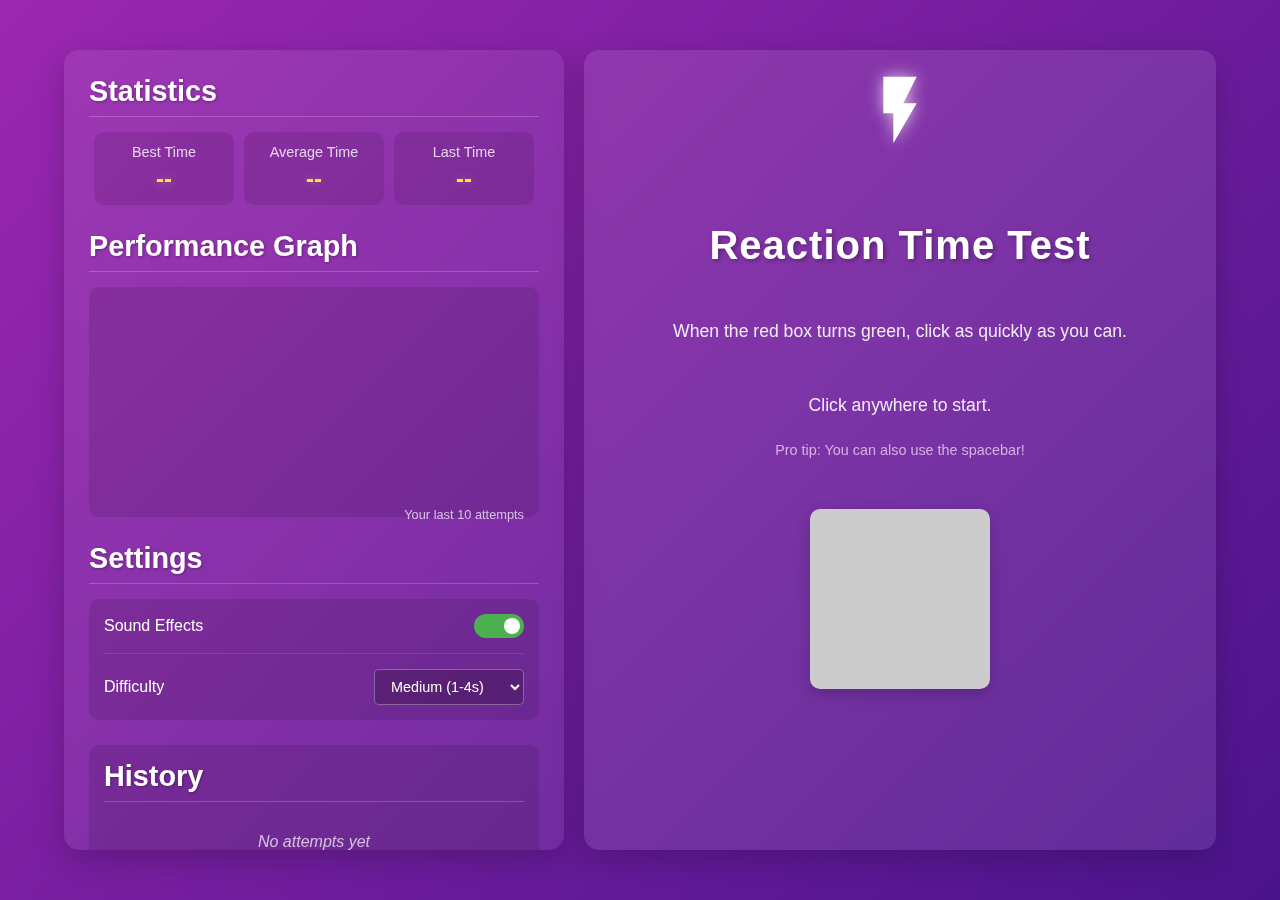
<file: index.html>
<!DOCTYPE html>
<html lang="en">
<head>
    <meta charset="UTF-8">
    <meta name="viewport" content="width=device-width, initial-scale=1.0">
    <title>Reaction Time Test</title>
    <link rel="stylesheet" href="styles.css">
</head>
<body>
    <div class="app-wrapper">
        <div class="left-panel">
            <h2>Statistics</h2>
            <div id="stats-container">
                <div class="stat-box">
                    <div class="stat-label">Best Time</div>
                    <div id="best-time" class="stat-value">--</div>
                </div>
                <div class="stat-box">
                    <div class="stat-label">Average Time</div>
                    <div id="avg-time" class="stat-value">--</div>
                </div>
                <div class="stat-box">
                    <div class="stat-label">Last Time</div>
                    <div id="last-time" class="stat-value">--</div>
                </div>
            </div>
            
            <h2>Performance Graph</h2>
            <div id="graph-container">
                <canvas id="reaction-graph"></canvas>
                <p class="graph-note">Your last 10 attempts</p>
            </div>
            
            <h2>Settings</h2>
            <div id="settings-container">
                <div class="setting-item">
                    <label for="sound-toggle">Sound Effects</label>
                    <label class="switch">
                        <input type="checkbox" id="sound-toggle" checked>
                        <span class="slider round"></span>
                    </label>
                </div>
                <div class="setting-item">
                    <label for="difficulty">Difficulty</label>
                    <select id="difficulty">
                        <option value="easy">Easy (2-6s)</option>
                        <option value="medium" selected>Medium (1-4s)</option>
                        <option value="hard">Hard (0.5-2s)</option>
                    </select>
                </div>
            </div>
        </div>
        
        <div class="container">
            <h1>Reaction Time Test</h1>
            <p class="instructions">When the red box turns green, click as quickly as you can.</p>
            <p class="start-instruction">Click anywhere to start.</p>
            <div id="reaction-box" class="waiting"></div>
            <div id="result"></div>
            <button id="restart-btn" style="display: none;">
                <svg xmlns="http://www.w3.org/2000/svg" width="14" height="14" viewBox="0 0 24 24" fill="none" stroke="currentColor" stroke-width="2" stroke-linecap="round" stroke-linejoin="round">
                    <path d="M21.5 2v6h-6M21.34 15.57a10 10 0 1 1-.57-8.38"/>
                </svg>
            </button>
        </div>
    </div>
    <script src="script.js"></script>
</body>
</html>
</file>
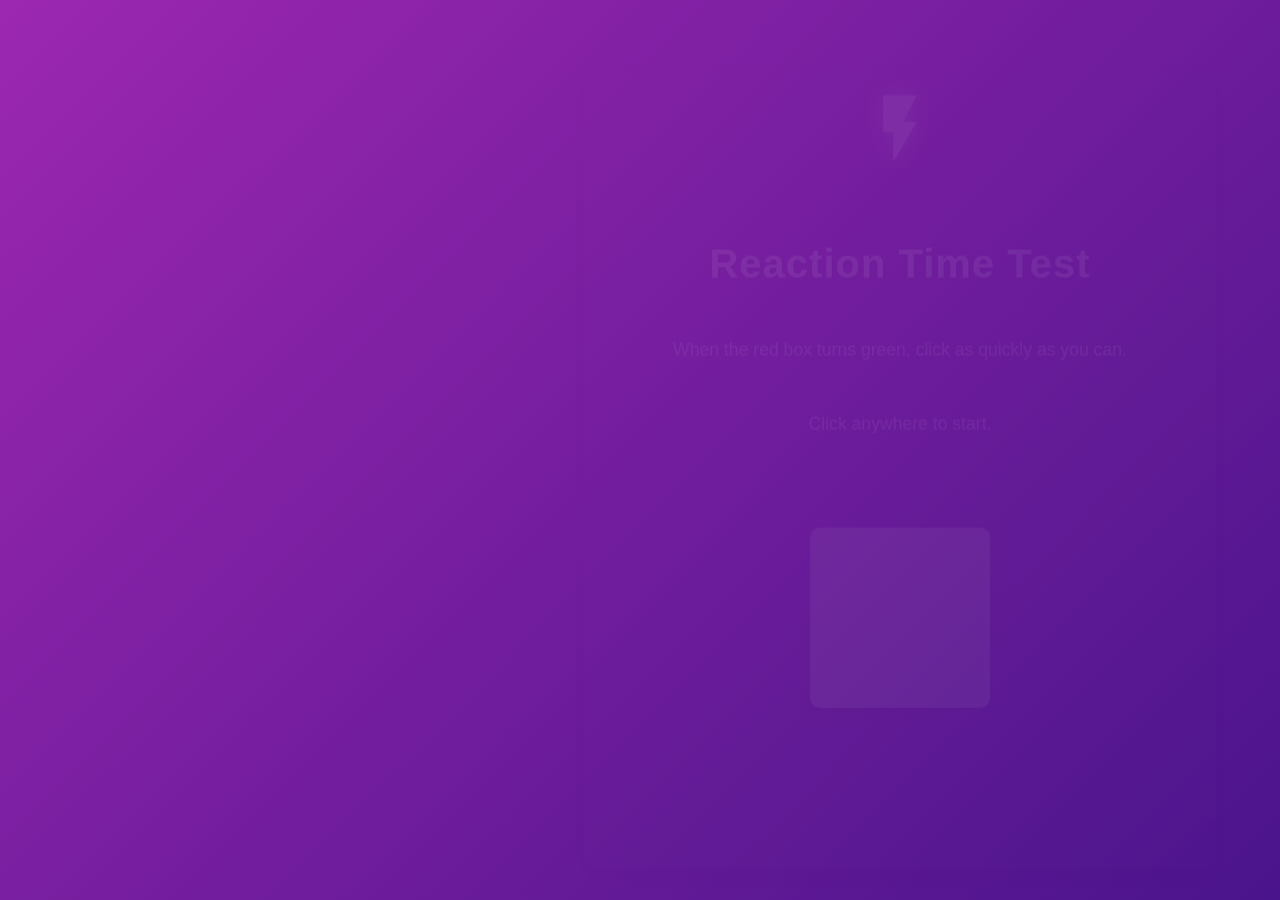
<file: docs/index.html>
<!DOCTYPE html>
<html lang="en">
<head>
    <meta charset="UTF-8">
    <meta http-equiv="refresh" content="0; url=../index.html">
    <title>Redirecting...</title>
</head>
<body>
    <p>If you are not redirected automatically, follow this <a href="../index.html">link</a>.</p>
</body>
</html>
</file>
<file: styles.css>
body {
    margin: 0;
    padding: 0;
    font-family: 'Segoe UI', Tahoma, Geneva, Verdana, sans-serif;
    background: linear-gradient(135deg, #9C27B0, #4A148C);
    color: white;
    display: flex;
    justify-content: center;
    align-items: center;
    height: 100vh;
    text-align: center;
    overflow: hidden;
}

.app-wrapper {
    display: flex;
    width: 90%;
    max-width: 1200px;
    height: 90vh;
    max-height: 800px;
}

.container {
    flex: 1;
    max-width: 600px;
    padding: 20px;
    background-color: rgba(255, 255, 255, 0.1);
    border-radius: 15px;
    box-shadow: 0 10px 30px rgba(0, 0, 0, 0.2);
    backdrop-filter: blur(5px);
    animation: fadeIn 0.8s ease-out;
    margin-left: 20px;
    display: flex;
    flex-direction: column;
    justify-content: space-between;
    overflow: hidden;
}

.left-panel {
    flex: 1;
    max-width: 450px;
    padding: 25px;
    background-color: rgba(255, 255, 255, 0.08);
    border-radius: 15px;
    box-shadow: 0 10px 30px rgba(0, 0, 0, 0.2);
    backdrop-filter: blur(5px);
    text-align: left;
    animation: fadeIn 0.8s ease-out 0.2s both;
    overflow-y: auto;
}

.left-panel h2 {
    font-size: 1.8rem;
    margin-top: 20px;
    margin-bottom: 15px;
    text-shadow: 1px 1px 3px rgba(0, 0, 0, 0.3);
    border-bottom: 1px solid rgba(255, 255, 255, 0.2);
    padding-bottom: 8px;
}

.left-panel h2:first-child {
    margin-top: 0;
}

#stats-container {
    display: flex;
    justify-content: space-between;
    margin-bottom: 25px;
}

.stat-box {
    flex: 1;
    background-color: rgba(0, 0, 0, 0.1);
    border-radius: 10px;
    padding: 12px;
    margin: 0 5px;
    text-align: center;
    transition: all 0.3s;
}

.stat-box:hover {
    background-color: rgba(0, 0, 0, 0.2);
    transform: translateY(-3px);
}

.stat-label {
    font-size: 0.9rem;
    opacity: 0.8;
    margin-bottom: 5px;
}

.stat-value {
    font-size: 1.5rem;
    font-weight: bold;
    color: #FFEB3B;
    text-shadow: 0 0 8px rgba(255, 235, 59, 0.4);
}

#graph-container {
    background-color: rgba(0, 0, 0, 0.1);
    border-radius: 10px;
    padding: 15px;
    margin-bottom: 25px;
    height: 200px;
    position: relative;
}

#reaction-graph {
    width: 100%;
    height: 100%;
}

.graph-note {
    position: absolute;
    bottom: -5px;
    right: 15px;
    font-size: 0.8rem;
    opacity: 0.7;
    margin: 0;
}

#settings-container {
    background-color: rgba(0, 0, 0, 0.1);
    border-radius: 10px;
    padding: 15px;
}

.setting-item {
    display: flex;
    justify-content: space-between;
    align-items: center;
    margin-bottom: 15px;
    padding-bottom: 15px;
    border-bottom: 1px solid rgba(255, 255, 255, 0.1);
}

.setting-item:last-child {
    margin-bottom: 0;
    padding-bottom: 0;
    border-bottom: none;
}

/* Toggle Switch */
.switch {
    position: relative;
    display: inline-block;
    width: 50px;
    height: 24px;
}

.switch input {
    opacity: 0;
    width: 0;
    height: 0;
}

.slider {
    position: absolute;
    cursor: pointer;
    top: 0;
    left: 0;
    right: 0;
    bottom: 0;
    background-color: rgba(0, 0, 0, 0.3);
    transition: .4s;
}

.slider:before {
    position: absolute;
    content: "";
    height: 16px;
    width: 16px;
    left: 4px;
    bottom: 4px;
    background-color: white;
    transition: .4s;
}

input:checked + .slider {
    background-color: #4CAF50;
}

input:focus + .slider {
    box-shadow: 0 0 1px #4CAF50;
}

input:checked + .slider:before {
    transform: translateX(26px);
}

.slider.round {
    border-radius: 24px;
}

.slider.round:before {
    border-radius: 50%;
}

select#difficulty {
    background-color: rgba(0, 0, 0, 0.2);
    color: white;
    border: 1px solid rgba(255, 255, 255, 0.3);
    padding: 8px 12px;
    border-radius: 5px;
    font-size: 0.9rem;
    width: 150px;
    cursor: pointer;
    outline: none;
}

select#difficulty option {
    background-color: #9C27B0;
    color: white;
}

h1 {
    font-size: 2.5rem;
    margin-bottom: 10px;
    text-shadow: 2px 2px 4px rgba(0, 0, 0, 0.3);
    letter-spacing: 1px;
}

.instructions, .start-instruction, .keyboard-instruction {
    font-size: 1.1rem;
    margin-bottom: 10px;
    opacity: 0.9;
    font-weight: 300;
}

.keyboard-instruction {
    font-size: 0.9rem;
    color: #E1BEE7;
    margin-top: -10px;
    animation: fadeInUp 0.8s ease-out 1s both;
}

#reaction-box {
    width: 180px;
    height: 180px;
    margin: 15px auto;
    cursor: pointer;
    transition: all 0.3s cubic-bezier(0.175, 0.885, 0.32, 1.275);
    border-radius: 10px;
    box-shadow: 0 5px 15px rgba(0, 0, 0, 0.2);
    transform-origin: center;
}

#reaction-box.waiting {
    background-color: #ccc; /* Gray when waiting to start */
    animation: pulse 2s infinite;
}

#reaction-box.ready {
    background-color: #f44336; /* Red when ready */
    animation: readyPulse 1.5s infinite;
}

#reaction-box.go {
    background-color: #4CAF50; /* Green when it's time to click */
    animation: goEffect 0.5s;
    box-shadow: 0 0 30px rgba(76, 175, 80, 0.6);
}

#reaction-box.too-soon {
    background-color: #FF9800; /* Orange when clicked too soon */
    animation: shake 0.5s;
}

#result {
    font-size: 1.5rem;
    margin: 20px 0;
    min-height: 60px;
    font-weight: bold;
    text-shadow: 1px 1px 2px rgba(0, 0, 0, 0.2);
    transition: all 0.3s;
}

.result-time {
    font-size: 2.5rem;
    margin-bottom: 5px;
    color: #FFEB3B;
    text-shadow: 0 0 10px rgba(255, 235, 59, 0.5);
}

.result-message {
    font-size: 1.2rem;
    opacity: 0.9;
}

/* History styles */
#history-container {
    margin-top: 25px;
    background-color: rgba(0, 0, 0, 0.1);
    border-radius: 10px;
    padding: 15px;
    width: 100%;
    box-sizing: border-box;
    margin-left: auto;
    margin-right: auto;
    max-height: 250px;
    overflow-y: auto;
}

#history-container h3 {
    margin-top: 0;
    font-size: 1.3rem;
    opacity: 0.9;
    margin-bottom: 10px;
    text-align: center;
    text-shadow: 1px 1px 3px rgba(0, 0, 0, 0.3);
}

.history-item {
    display: flex;
    justify-content: space-between;
    padding: 10px 15px;
    border-radius: 8px;
    margin-bottom: 8px;
    background-color: rgba(255, 255, 255, 0.1);
    transition: all 0.2s;
    border-left: 3px solid transparent;
}

.history-item:hover {
    background-color: rgba(255, 255, 255, 0.2);
    transform: translateX(3px);
    border-left: 3px solid #FFEB3B;
}

.history-number {
    font-weight: bold;
    color: #E1BEE7;
    font-size: 1.1rem;
    min-width: 40px;
}

.history-time {
    font-weight: bold;
    font-size: 1.1rem;
    color: #FFEB3B;
    text-shadow: 0 0 5px rgba(255, 235, 59, 0.3);
}

.history-date {
    opacity: 0.8;
    font-size: 0.9rem;
    color: #F3E5F5;
}

.no-history {
    opacity: 0.7;
    font-style: italic;
    padding: 15px;
    text-align: center;
}

/* Performance indicators for history items */
.history-item.amazing {
    border-left: 3px solid #00E676;
}

.history-item.great {
    border-left: 3px solid #FFEB3B;
}

.history-item.good {
    border-left: 3px solid #FFC107;
}

.history-item.normal {
    border-left: 3px solid #FF9800;
}

#restart-btn {
    background: linear-gradient(to bottom, #ffffff, #f5f5f5);
    color: #9C27B0;
    border: 1px solid rgba(0, 0, 0, 0.1);
    width: 44px;
    height: 44px;
    font-size: 0.9rem;
    border-radius: 50%;
    cursor: pointer;
    transition: all 0.25s ease;
    display: flex;
    align-items: center;
    justify-content: center;
    box-shadow: 0 2px 6px rgba(0, 0, 0, 0.15);
    margin: 15px auto 0;
}

#restart-btn:hover {
    background: linear-gradient(to bottom, #f8f8f8, #e8e8e8);
    transform: translateY(-2px);
    box-shadow: 0 4px 8px rgba(156, 39, 176, 0.2);
}

#restart-btn:active {
    transform: translateY(1px);
    background: linear-gradient(to bottom, #e8e8e8, #f5f5f5);
    box-shadow: 0 1px 3px rgba(0, 0, 0, 0.15);
}

/* Lightning bolt icon */
.container::before {
    content: "";
    display: block;
    width: 80px;
    height: 80px;
    margin: 0 auto 20px;
    background-image: url('data:image/svg+xml;utf8,<svg xmlns="http://www.w3.org/2000/svg" viewBox="0 0 24 24" fill="%23FFFFFF"><path d="M7 2v11h3v9l7-12h-4l4-8z"/></svg>');
    background-repeat: no-repeat;
    background-position: center;
    background-size: contain;
    filter: drop-shadow(0 0 8px rgba(255, 255, 255, 0.7));
    animation: float 3s ease-in-out infinite;
}

/* Animations */
@keyframes pulse {
    0% { transform: scale(1); }
    50% { transform: scale(1.05); }
    100% { transform: scale(1); }
}

@keyframes readyPulse {
    0% { transform: scale(1); box-shadow: 0 0 0 rgba(244, 67, 54, 0.4); }
    50% { transform: scale(1.05); box-shadow: 0 0 20px rgba(244, 67, 54, 0.6); }
    100% { transform: scale(1); box-shadow: 0 0 0 rgba(244, 67, 54, 0.4); }
}

@keyframes goEffect {
    0% { transform: scale(1); }
    50% { transform: scale(1.1); }
    100% { transform: scale(1); }
}

@keyframes shake {
    0%, 100% { transform: translateX(0); }
    20%, 60% { transform: translateX(-10px); }
    40%, 80% { transform: translateX(10px); }
}

@keyframes float {
    0% { transform: translateY(0); }
    50% { transform: translateY(-10px); }
    100% { transform: translateY(0); }
}

@keyframes fadeIn {
    from { opacity: 0; transform: translateY(20px); }
    to { opacity: 1; transform: translateY(0); }
}

@keyframes fadeInUp {
    from { opacity: 0; transform: translateY(10px); }
    to { opacity: 1; transform: translateY(0); }
}

/* Custom Scrollbar Styles */
/* For Webkit browsers like Chrome, Safari */
::-webkit-scrollbar {
    width: 8px;
}

::-webkit-scrollbar-track {
    background: rgba(0, 0, 0, 0.1);
    border-radius: 10px;
}

::-webkit-scrollbar-thumb {
    background: rgba(255, 255, 255, 0.3);
    border-radius: 10px;
}

::-webkit-scrollbar-thumb:hover {
    background: rgba(255, 255, 255, 0.5);
}

/* For Firefox */
* {
    scrollbar-width: thin;
    scrollbar-color: rgba(255, 255, 255, 0.3) rgba(0, 0, 0, 0.1);
}

/* Responsive styles */
@media (max-width: 1000px) {
    .app-wrapper {
        flex-direction: column;
        height: auto;
        overflow-y: auto;
    }
    
    .left-panel {
        max-width: 100%;
        margin-bottom: 20px;
    }
    
    .container {
        margin-left: 0;
    }
    
    #graph-container {
        height: 150px;
    }
}
</file>
